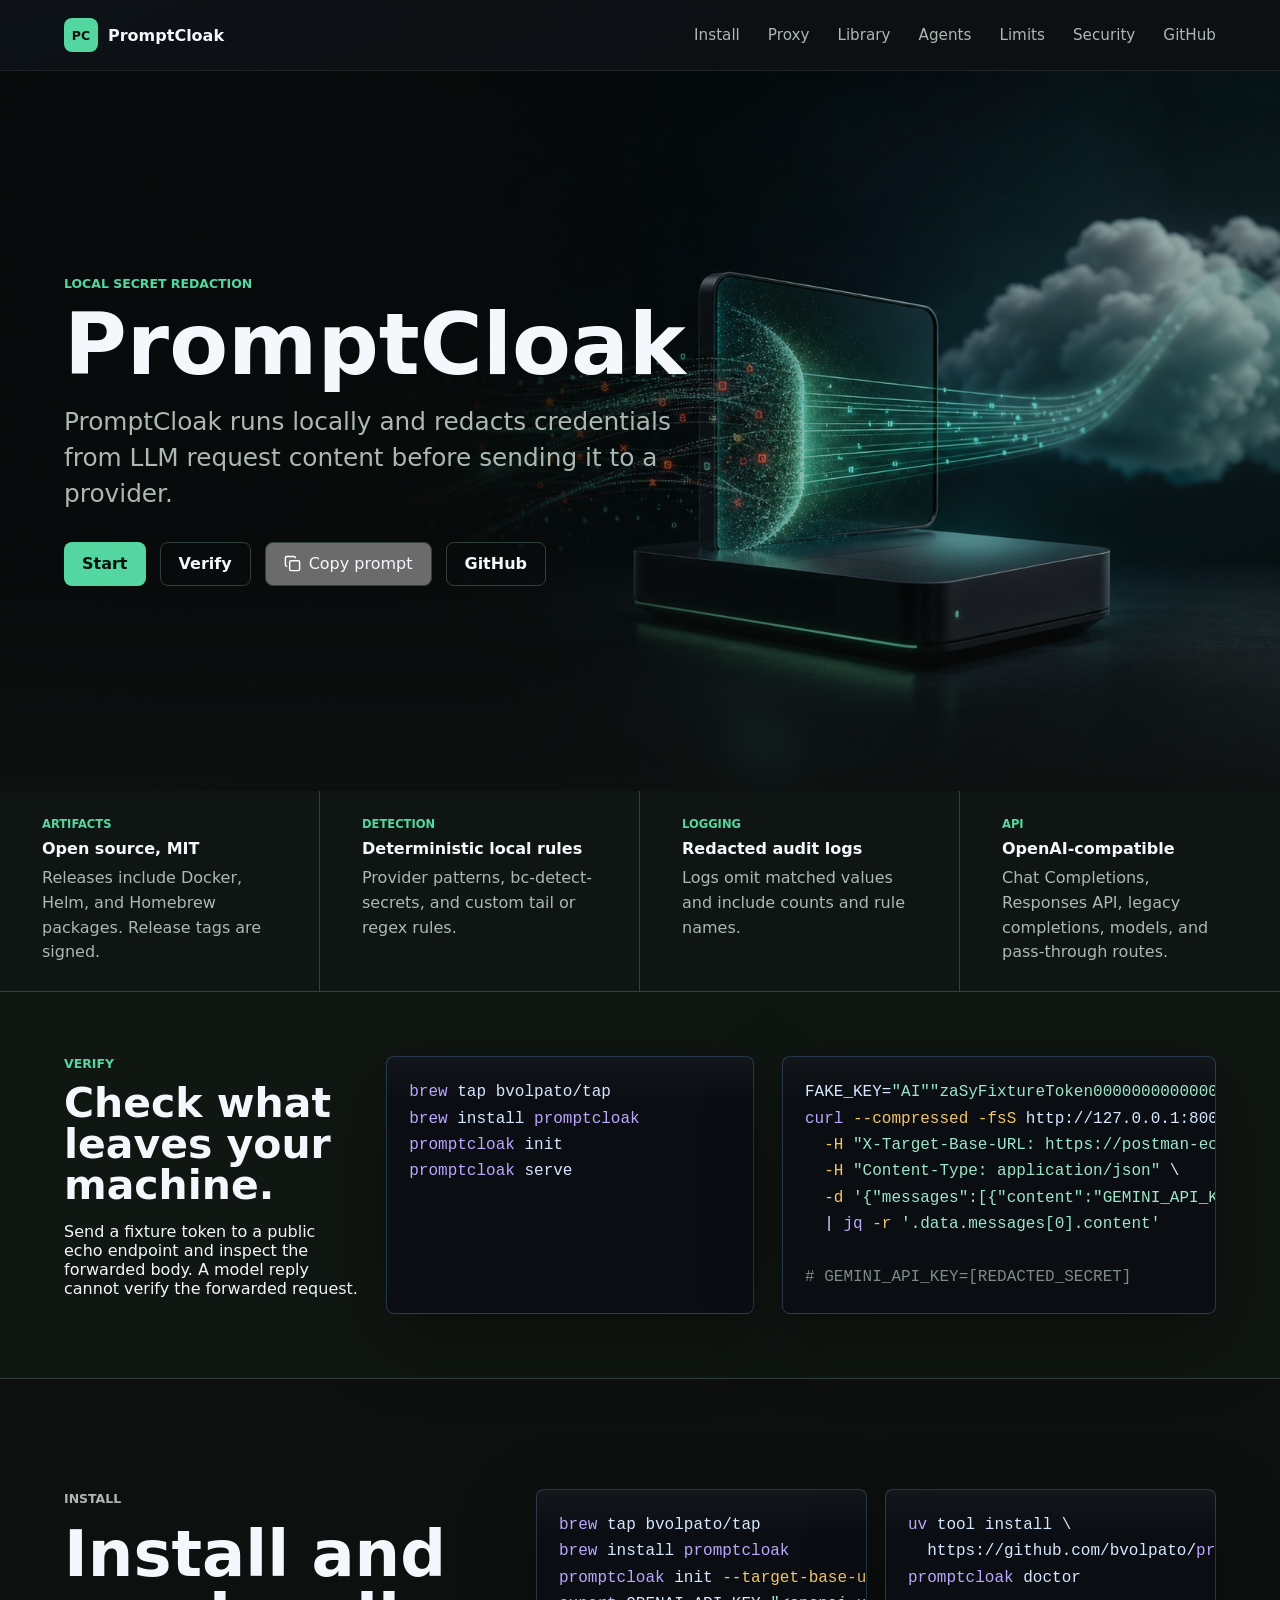
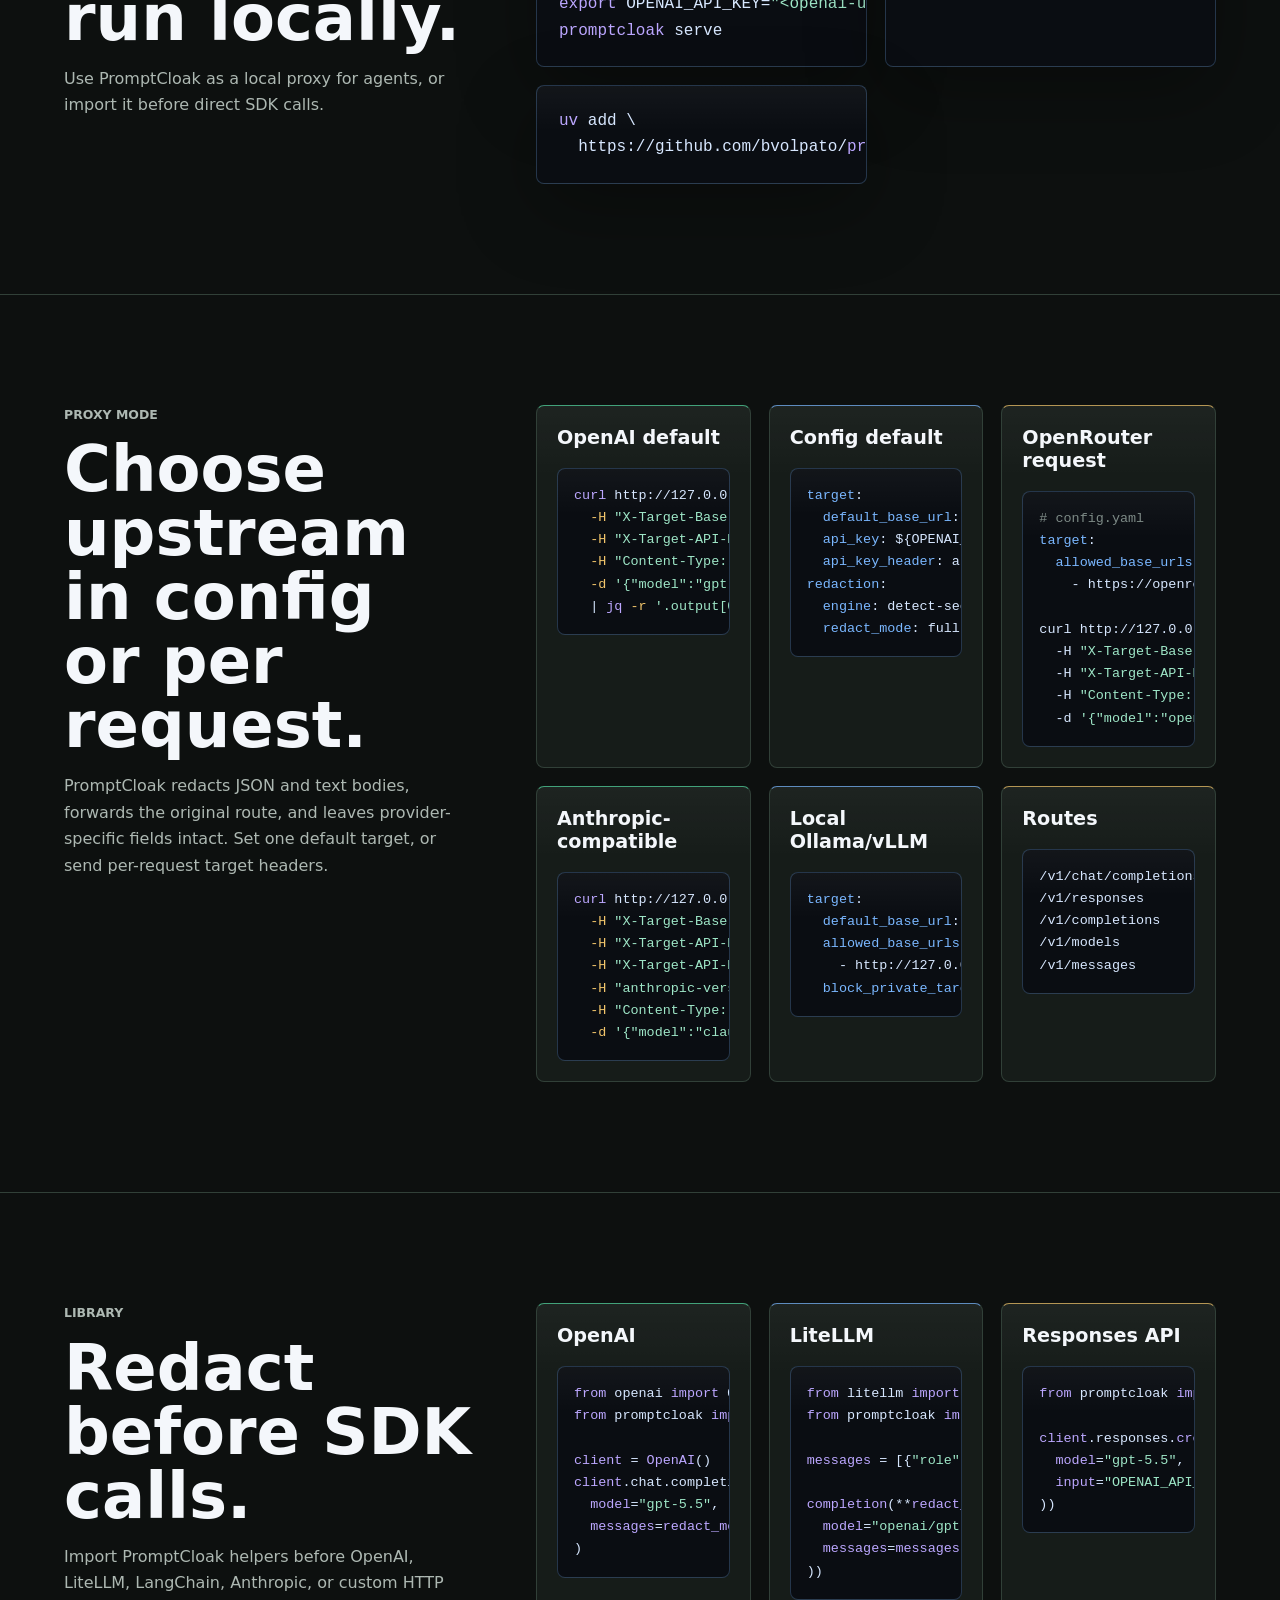
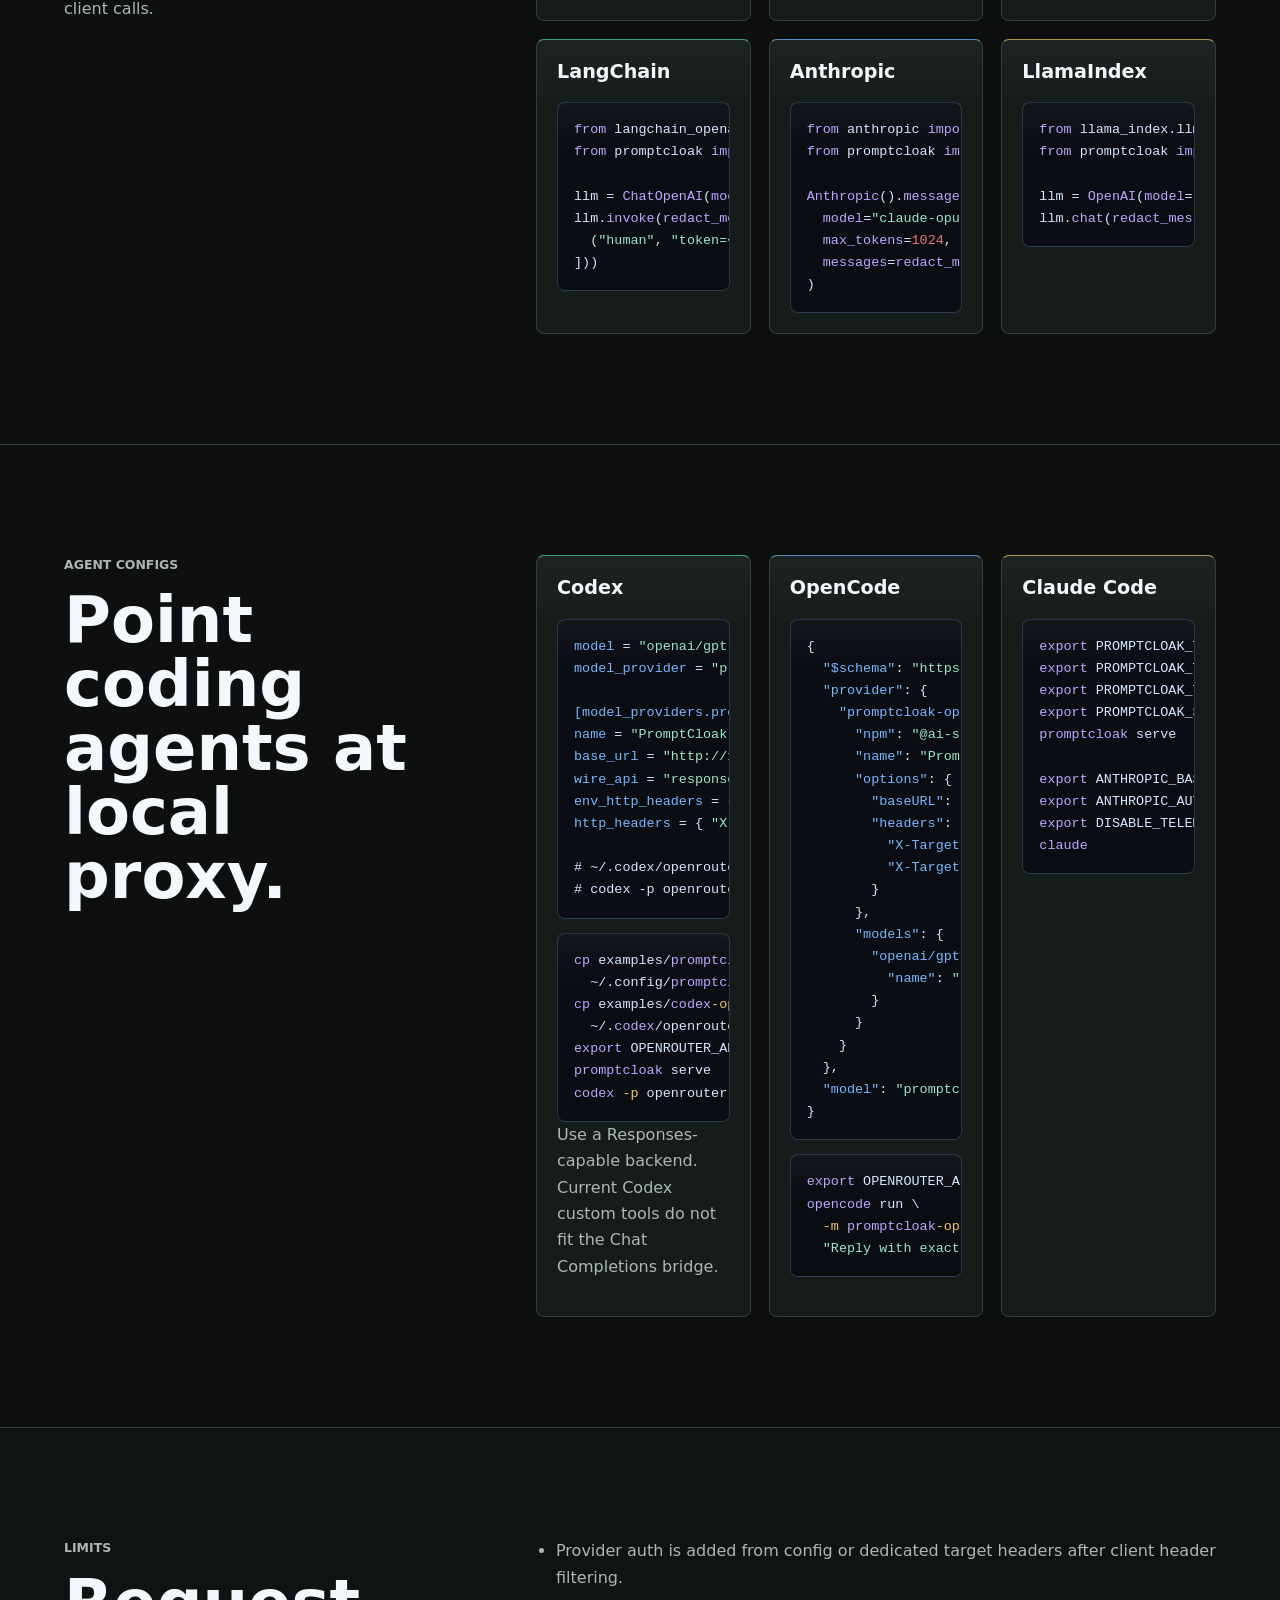
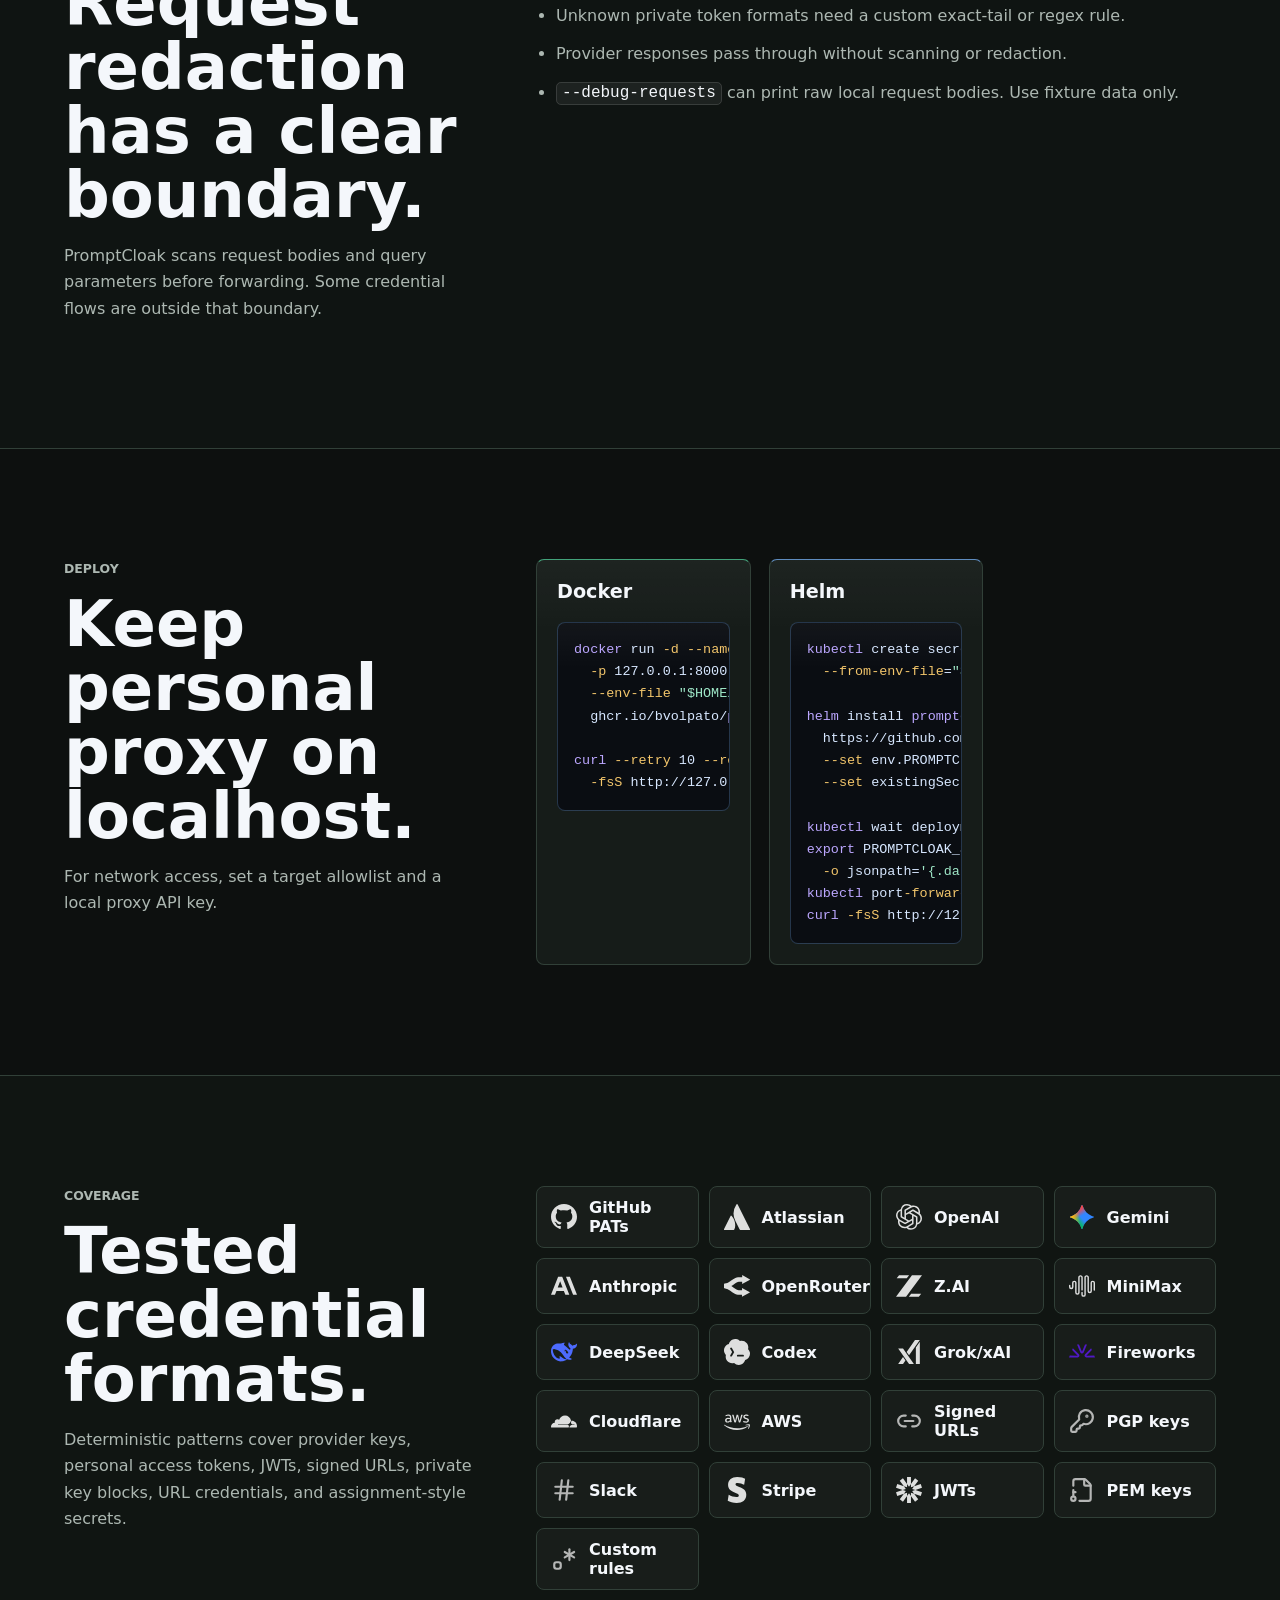
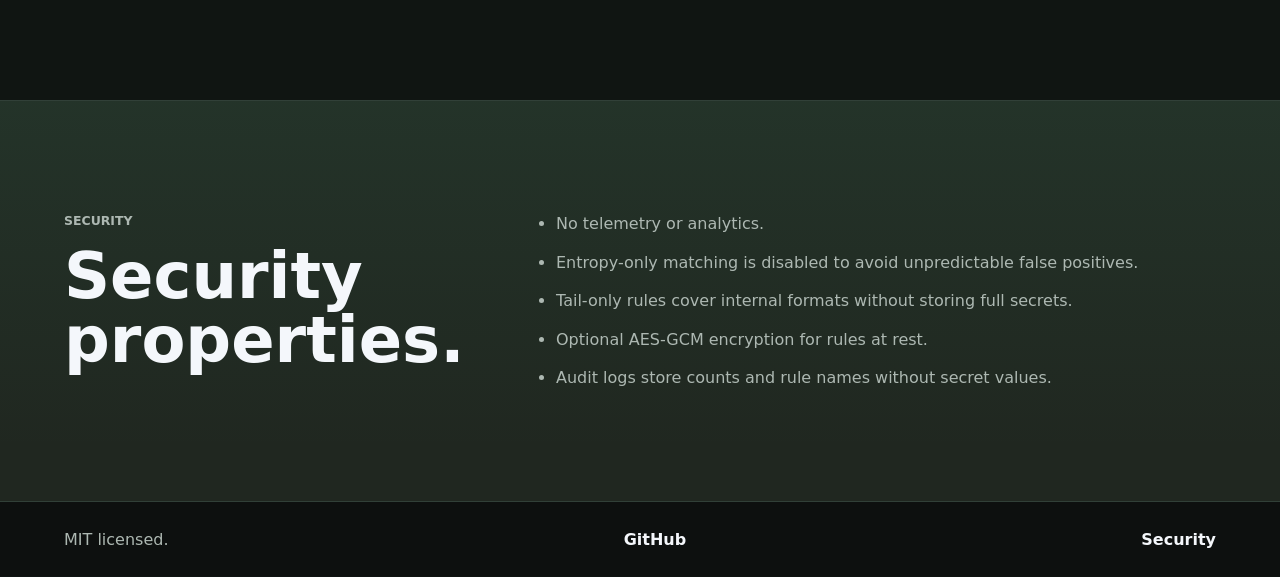
<file: index.html>
<!doctype html>
<html lang="en">
  <head>
    <meta charset="utf-8" />
    <meta name="viewport" content="width=device-width, initial-scale=1" />
    <title>PromptCloak</title>
    <meta
      name="description"
      content="Open-source local proxy and Python library for redacting secrets before LLM requests leave your machine."
    />
    <meta property="og:title" content="PromptCloak" />
    <meta
      property="og:description"
      content="Redact keys, tokens, private keys, signed URLs, and custom rules before requests reach LLM providers."
    />
    <meta property="og:image" content="https://bvolpato.github.io/promptcloak/hero.png" />
    <meta name="twitter:card" content="summary_large_image" />
    <meta name="twitter:image" content="https://bvolpato.github.io/promptcloak/hero.png" />
    <link rel="icon" href="./favicon.svg" type="image/svg+xml" />
    <link rel="stylesheet" href="./styles.css" />
    <script src="./highlight.js" defer></script>
    <script src="./prompt.js" defer></script>
  </head>
  <body>
    <header class="site-header">
      <a class="brand" href="#top" aria-label="PromptCloak home">
        <span class="brand-mark">PC</span>
        <span>PromptCloak</span>
      </a>
      <nav aria-label="Primary">
        <a href="#install">Install</a>
        <a href="#proxy">Proxy</a>
        <a href="#library">Library</a>
        <a href="#agents">Agents</a>
        <a href="#limits">Limits</a>
        <a href="#security">Security</a>
        <a href="https://github.com/bvolpato/promptcloak">GitHub</a>
      </nav>
    </header>

    <main id="top">
      <section class="hero">
        <div class="hero-copy">
          <p class="eyebrow">Local secret redaction</p>
          <h1>PromptCloak</h1>
          <p class="lede">
            PromptCloak runs locally and redacts credentials from LLM request content
            before sending it to a provider.
          </p>
          <div class="actions">
            <a class="button primary" href="#install">Start</a>
            <a class="button secondary" href="#verify">Verify</a>
            <button
              id="copy-prompt"
              class="button secondary copy-button"
              type="button"
              data-prompt-url="./PROMPT.md"
              aria-describedby="copy-prompt-status"
            >
              <img class="button-icon" src="./icons/copy.svg" alt="" />
              <span id="copy-prompt-label">Copy prompt</span>
            </button>
            <a class="button secondary" href="https://github.com/bvolpato/promptcloak">GitHub</a>
            <span id="copy-prompt-status" class="sr-only" aria-live="polite"></span>
          </div>
        </div>
      </section>

      <section class="proof" aria-label="Open source project facts">
        <div>
          <span>Artifacts</span>
          <strong>Open source, MIT</strong>
          <p>Releases include Docker, Helm, and Homebrew packages. Release tags are signed.</p>
        </div>
        <div>
          <span>Detection</span>
          <strong>Deterministic local rules</strong>
          <p>Provider patterns, bc-detect-secrets, and custom tail or regex rules.</p>
        </div>
        <div>
          <span>Logging</span>
          <strong>Redacted audit logs</strong>
          <p>Logs omit matched values and include counts and rule names.</p>
        </div>
        <div>
          <span>API</span>
          <strong>OpenAI-compatible</strong>
          <p>Chat Completions, Responses API, legacy completions, models, and pass-through routes.</p>
        </div>
      </section>

      <section id="verify" class="quickstart" aria-label="Redaction verification">
        <div>
          <p class="eyebrow">Verify</p>
          <h2>Check what leaves your machine.</h2>
          <p>
            Send a fixture token to a public echo endpoint and inspect the forwarded
            body. A model reply cannot verify the forwarded request.
          </p>
        </div>
        <pre><code>brew tap bvolpato/tap
brew install promptcloak
promptcloak init
promptcloak serve</code></pre>
        <pre><code>FAKE_KEY="AI""zaSyFixtureToken000000000000000000000"
curl --compressed -fsS http://127.0.0.1:8000/post \
  -H "X-Target-Base-URL: https://postman-echo.com" \
  -H "Content-Type: application/json" \
  -d '{"messages":[{"content":"GEMINI_API_KEY='"$FAKE_KEY"'"}]}' \
  | jq -r '.data.messages[0].content'

# GEMINI_API_KEY=[REDACTED_SECRET]</code></pre>
      </section>

      <section id="install" class="section">
        <div class="section-copy">
          <p class="eyebrow">Install</p>
          <h2>Install and run locally.</h2>
          <p>
            Use PromptCloak as a local proxy for agents, or import it before direct SDK
            calls.
          </p>
        </div>
        <div class="code-grid">
          <pre><code>brew tap bvolpato/tap
brew install promptcloak
promptcloak init --target-base-url https://api.openai.com/v1
export OPENAI_API_KEY="&lt;openai-upstream-key&gt;"
promptcloak serve</code></pre>
          <pre><code>uv tool install \
  https://github.com/bvolpato/promptcloak/releases/download/v0.1.10/promptcloak-0.1.10-py3-none-any.whl
promptcloak doctor</code></pre>
          <pre><code>uv add \
  https://github.com/bvolpato/promptcloak/releases/download/v0.1.10/promptcloak-0.1.10-py3-none-any.whl</code></pre>
        </div>
      </section>

      <section id="proxy" class="section">
        <div class="section-copy">
          <p class="eyebrow">Proxy mode</p>
          <h2>Choose upstream in config or per request.</h2>
          <p>
            PromptCloak redacts JSON and text bodies, forwards the original route, and
            leaves provider-specific fields intact. Set one default target, or send
            per-request target headers.
          </p>
        </div>
        <div class="agent-grid">
          <article>
            <h3>OpenAI default</h3>
            <pre><code>curl http://127.0.0.1:8000/v1/responses \
  -H "X-Target-Base-URL: https://api.openai.com/v1" \
  -H "X-Target-API-Key: $OPENAI_API_KEY" \
  -H "Content-Type: application/json" \
  -d '{"model":"gpt-5.5","input":"Reply exactly: ok"}' \
  | jq -r '.output[0].content[0].text'</code></pre>
          </article>
          <article>
            <h3>Config default</h3>
            <pre><code>target:
  default_base_url: https://api.openai.com/v1
  api_key: ${OPENAI_API_KEY}
  api_key_header: authorization
redaction:
  engine: detect-secrets
  redact_mode: full</code></pre>
          </article>
          <article>
            <h3>OpenRouter request</h3>
            <pre><code># config.yaml
target:
  allowed_base_urls:
    - https://openrouter.ai/api/v1

curl http://127.0.0.1:8000/v1/responses \
  -H "X-Target-Base-URL: https://openrouter.ai/api/v1" \
  -H "X-Target-API-Key: $OPENROUTER_API_KEY" \
  -H "Content-Type: application/json" \
  -d '{"model":"openai/gpt-oss-120b","input":"Reply exactly: ok"}'</code></pre>
          </article>
          <article>
            <h3>Anthropic-compatible</h3>
            <pre><code>curl http://127.0.0.1:8000/v1/messages \
  -H "X-Target-Base-URL: https://api.anthropic.com" \
  -H "X-Target-API-Key: $ANTHROPIC_API_KEY" \
  -H "X-Target-API-Key-Header: x-api-key" \
  -H "anthropic-version: 2023-06-01" \
  -H "Content-Type: application/json" \
  -d '{"model":"claude-opus-4-8","max_tokens":64,"messages":[{"role":"user","content":"Reply exactly: ok"}]}'</code></pre>
          </article>
          <article>
            <h3>Local Ollama/vLLM</h3>
            <pre><code>target:
  default_base_url: http://127.0.0.1:11434/v1
  allowed_base_urls:
    - http://127.0.0.1:11434/v1
  block_private_targets: false</code></pre>
          </article>
          <article>
            <h3>Routes</h3>
            <pre><code>/v1/chat/completions
/v1/responses
/v1/completions
/v1/models
/v1/messages</code></pre>
          </article>
        </div>
      </section>

      <section id="library" class="section">
        <div class="section-copy">
          <p class="eyebrow">Library</p>
          <h2>Redact before SDK calls.</h2>
          <p>
            Import PromptCloak helpers before OpenAI, LiteLLM, LangChain, Anthropic, or
            custom HTTP client calls.
          </p>
        </div>
        <div class="agent-grid">
          <article>
            <h3>OpenAI</h3>
            <pre><code>from openai import OpenAI
from promptcloak import redact_messages

client = OpenAI()
client.chat.completions.create(
  model="gpt-5.5",
  messages=redact_messages(messages),
)</code></pre>
          </article>
          <article>
            <h3>LiteLLM</h3>
            <pre><code>from litellm import completion
from promptcloak import redact_params

messages = [{"role": "user", "content": "API_KEY=&lt;secret&gt;"}]

completion(**redact_params(
  model="openai/gpt-5.5",
  messages=messages,
))</code></pre>
          </article>
          <article>
            <h3>Responses API</h3>
            <pre><code>from promptcloak import redact_params

client.responses.create(**redact_params(
  model="gpt-5.5",
  input="OPENAI_API_KEY=&lt;secret&gt;",
))</code></pre>
          </article>
          <article>
            <h3>LangChain</h3>
            <pre><code>from langchain_openai import ChatOpenAI
from promptcloak import redact_messages

llm = ChatOpenAI(model="gpt-5.5")
llm.invoke(redact_messages([
  ("human", "token=&lt;secret&gt;"),
]))</code></pre>
          </article>
          <article>
            <h3>Anthropic</h3>
            <pre><code>from anthropic import Anthropic
from promptcloak import redact_messages

Anthropic().messages.create(
  model="claude-opus-4-8",
  max_tokens=1024,
  messages=redact_messages(messages),
)</code></pre>
          </article>
          <article>
            <h3>LlamaIndex</h3>
            <pre><code>from llama_index.llms.openai import OpenAI
from promptcloak import redact_messages

llm = OpenAI(model="gpt-5.5")
llm.chat(redact_messages(messages))</code></pre>
          </article>
        </div>
      </section>

      <section id="agents" class="section">
        <div class="section-copy">
          <p class="eyebrow">Agent configs</p>
          <h2>Point coding agents at local proxy.</h2>
        </div>
        <div class="agent-grid">
          <article>
            <h3>Codex</h3>
            <pre><code>model = "openai/gpt-oss-120b"
model_provider = "promptcloak-openrouter"

[model_providers.promptcloak-openrouter]
name = "PromptCloak OpenRouter"
base_url = "http://127.0.0.1:8000/v1"
wire_api = "responses"
env_http_headers = { "X-Target-API-Key" = "OPENROUTER_API_KEY" }
http_headers = { "X-Target-Base-URL" = "https://openrouter.ai/api/v1" }

# ~/.codex/openrouter-promptcloak.config.toml
# codex -p openrouter-promptcloak</code></pre>
            <pre><code>cp examples/promptcloak-openrouter.config.yaml \
  ~/.config/promptcloak/config.yaml
cp examples/codex-openrouter-promptcloak.config.toml \
  ~/.codex/openrouter-promptcloak.config.toml
export OPENROUTER_API_KEY="&lt;openrouter-upstream-key&gt;"
promptcloak serve
codex -p openrouter-promptcloak</code></pre>
            <p>Use a Responses-capable backend. Current Codex custom tools do not fit the Chat Completions bridge.</p>
          </article>
          <article>
            <h3>OpenCode</h3>
            <pre><code>{
  "$schema": "https://opencode.ai/config.json",
  "provider": {
    "promptcloak-openrouter": {
      "npm": "@ai-sdk/openai-compatible",
      "name": "PromptCloak OpenRouter",
      "options": {
        "baseURL": "http://127.0.0.1:8000/v1",
        "headers": {
          "X-Target-Base-URL": "https://openrouter.ai/api/v1",
          "X-Target-API-Key": "{env:OPENROUTER_API_KEY}"
        }
      },
      "models": {
        "openai/gpt-oss-120b": {
          "name": "gpt-oss via PromptCloak"
        }
      }
    }
  },
  "model": "promptcloak-openrouter/openai/gpt-oss-120b"
}</code></pre>
            <pre><code>export OPENROUTER_API_KEY="&lt;openrouter-upstream-key&gt;"
opencode run \
  -m promptcloak-openrouter/openai/gpt-oss-120b \
  "Reply with exactly: promptcloak-opencode-ok"</code></pre>
          </article>
          <article>
            <h3>Claude Code</h3>
            <pre><code>export PROMPTCLOAK_TARGET_BASE_URL="https://api.anthropic.com"
export PROMPTCLOAK_TARGET_API_KEY="$ANTHROPIC_UPSTREAM_API_KEY"
export PROMPTCLOAK_TARGET_API_KEY_HEADER="x-api-key"
export PROMPTCLOAK_SERVER_API_KEY="&lt;local-proxy-key&gt;"
promptcloak serve

export ANTHROPIC_BASE_URL="http://127.0.0.1:8000"
export ANTHROPIC_AUTH_TOKEN="$PROMPTCLOAK_SERVER_API_KEY"
export DISABLE_TELEMETRY=1
claude</code></pre>
          </article>
        </div>
      </section>

      <section id="limits" class="section limits">
        <div class="section-copy">
          <p class="eyebrow">Limits</p>
          <h2>Request redaction has a clear boundary.</h2>
          <p>
            PromptCloak scans request bodies and query parameters before forwarding.
            Some credential flows are outside that boundary.
          </p>
        </div>
        <ul>
          <li>Provider auth is added from config or dedicated target headers after client header filtering.</li>
          <li>Unknown private token formats need a custom exact-tail or regex rule.</li>
          <li>Provider responses pass through without scanning or redaction.</li>
          <li><code>--debug-requests</code> can print raw local request bodies. Use fixture data only.</li>
        </ul>
      </section>

      <section id="deploy" class="section">
        <div class="section-copy">
          <p class="eyebrow">Deploy</p>
          <h2>Keep personal proxy on localhost.</h2>
          <p>
            For network access, set a target allowlist and a local proxy API key.
          </p>
        </div>
        <div class="agent-grid">
          <article>
            <h3>Docker</h3>
            <pre><code>docker run -d --name promptcloak --rm \
  -p 127.0.0.1:8000:8000 \
  --env-file "$HOME/.config/promptcloak/provider.env" \
  ghcr.io/bvolpato/promptcloak:0.1.10

curl --retry 10 --retry-connrefused --retry-delay 1 \
  -fsS http://127.0.0.1:8000/healthz</code></pre>
          </article>
          <article>
            <h3>Helm</h3>
            <pre><code>kubectl create secret generic promptcloak-env \
  --from-env-file="$HOME/.config/promptcloak/kubernetes.env"

helm install promptcloak \
  https://github.com/bvolpato/promptcloak/releases/download/v0.1.10/promptcloak-0.1.10.tgz \
  --set env.PROMPTCLOAK_TARGET_DEFAULT_BASE_URL=https://api.openai.com/v1 \
  --set existingSecret=promptcloak-env

kubectl wait deployment/promptcloak --for=condition=Available --timeout=90s
export PROMPTCLOAK_SERVER_API_KEY="$(kubectl get secret promptcloak-env \
  -o jsonpath='{.data.PROMPTCLOAK_SERVER_API_KEY}' | base64 --decode)"
kubectl port-forward svc/promptcloak 8000:8000
curl -fsS http://127.0.0.1:8000/healthz</code></pre>
          </article>
        </div>
      </section>

      <section class="coverage section">
        <div>
          <p class="eyebrow">Coverage</p>
          <h2>Tested credential formats.</h2>
          <p>
            Deterministic patterns cover provider keys, personal access tokens, JWTs,
            signed URLs, private key blocks, URL credentials, and assignment-style secrets.
          </p>
        </div>
        <div class="token-grid" aria-label="Covered secret families">
          <span><img class="coverage-icon mono" src="./icons/github.svg" alt="" loading="lazy" />GitHub PATs</span>
          <span><img class="coverage-icon mono" src="./icons/atlassian.svg" alt="" loading="lazy" />Atlassian</span>
          <span><img class="coverage-icon mono" src="./icons/openai.svg" alt="" loading="lazy" />OpenAI</span>
          <span><img class="coverage-icon" src="./icons/gemini.svg" alt="" loading="lazy" />Gemini</span>
          <span><img class="coverage-icon mono" src="./icons/anthropic.svg" alt="" loading="lazy" />Anthropic</span>
          <span><img class="coverage-icon mono" src="./icons/openrouter.svg" alt="" loading="lazy" />OpenRouter</span>
          <span><img class="coverage-icon mono" src="./icons/zai.svg" alt="" loading="lazy" />Z.AI</span>
          <span><img class="coverage-icon mono" src="./icons/minimax.svg" alt="" loading="lazy" />MiniMax</span>
          <span><img class="coverage-icon" src="./icons/deepseek.svg" alt="" loading="lazy" />DeepSeek</span>
          <span><img class="coverage-icon mono" src="./icons/codex.svg" alt="" loading="lazy" />Codex</span>
          <span><img class="coverage-icon mono" src="./icons/xai.svg" alt="" loading="lazy" />Grok/xAI</span>
          <span><img class="coverage-icon" src="./icons/fireworks.svg" alt="" loading="lazy" />Fireworks</span>
          <span><img class="coverage-icon mono" src="./icons/cloudflare.svg" alt="" loading="lazy" />Cloudflare</span>
          <span><img class="coverage-icon mono" src="./icons/aws.svg" alt="" loading="lazy" />AWS</span>
          <span><img class="coverage-icon mono generic" src="./icons/link-2.svg" alt="" loading="lazy" />Signed URLs</span>
          <span><img class="coverage-icon mono generic" src="./icons/key-round.svg" alt="" loading="lazy" />PGP keys</span>
          <span><img class="coverage-icon mono generic" src="./icons/hash.svg" alt="" loading="lazy" />Slack</span>
          <span><img class="coverage-icon mono" src="./icons/stripe.svg" alt="" loading="lazy" />Stripe</span>
          <span><img class="coverage-icon mono" src="./icons/jwt.svg" alt="" loading="lazy" />JWTs</span>
          <span><img class="coverage-icon mono generic" src="./icons/file-key-2.svg" alt="" loading="lazy" />PEM keys</span>
          <span><img class="coverage-icon mono generic" src="./icons/regex.svg" alt="" loading="lazy" />Custom rules</span>
        </div>
      </section>

      <section id="security" class="section security">
        <div>
          <p class="eyebrow">Security</p>
          <h2>Security properties.</h2>
        </div>
        <ul>
          <li>No telemetry or analytics.</li>
          <li>Entropy-only matching is disabled to avoid unpredictable false positives.</li>
          <li>Tail-only rules cover internal formats without storing full secrets.</li>
          <li>Optional AES-GCM encryption for rules at rest.</li>
          <li>Audit logs store counts and rule names without secret values.</li>
        </ul>
      </section>
    </main>

    <footer>
      <span>MIT licensed.</span>
      <a href="https://github.com/bvolpato/promptcloak">GitHub</a>
      <a href="https://github.com/bvolpato/promptcloak/blob/main/SECURITY.md">Security</a>
    </footer>
  </body>
</html>
</file>
<file: styles.css>
:root {
  color-scheme: dark;
  --bg: #0d100f;
  --panel: #161c19;
  --panel-2: #202720;
  --text: #f4f7fb;
  --muted: #adb8b2;
  --line: #314038;
  --green: #54d6a0;
  --blue: #7ab7ff;
  --gold: #f2c56b;
  --red: #f17878;
  --violet: #bca7ff;
  font-family:
    Inter, ui-sans-serif, system-ui, -apple-system, BlinkMacSystemFont, "Segoe UI", sans-serif;
}

* {
  box-sizing: border-box;
}

html {
  background: var(--bg);
  color: var(--text);
  scroll-behavior: smooth;
}

body {
  margin: 0;
  min-width: 320px;
  background:
    linear-gradient(180deg, rgba(84, 214, 160, 0.06), transparent 24rem),
    linear-gradient(135deg, rgba(122, 183, 255, 0.08), transparent 36rem),
    var(--bg);
}

a {
  color: inherit;
  text-decoration: none;
}

code,
pre {
  font-family: "SFMono-Regular", Consolas, "Liberation Mono", monospace;
}

code:not(pre code) {
  border: 1px solid rgba(255, 255, 255, 0.12);
  border-radius: 5px;
  padding: 0.08rem 0.32rem;
  background: rgba(255, 255, 255, 0.06);
  color: var(--text);
}

a:focus-visible,
button:focus-visible {
  outline: 2px solid var(--blue);
  outline-offset: 4px;
}

.sr-only {
  position: absolute;
  width: 1px;
  height: 1px;
  overflow: hidden;
  clip: rect(0, 0, 0, 0);
  white-space: nowrap;
  clip-path: inset(50%);
}

.site-header {
  position: sticky;
  top: 0;
  z-index: 10;
  display: flex;
  align-items: center;
  justify-content: space-between;
  gap: 24px;
  padding: 18px clamp(20px, 5vw, 72px);
  border-bottom: 1px solid rgba(255, 255, 255, 0.08);
  background: rgba(12, 15, 20, 0.84);
  backdrop-filter: blur(18px);
}

.brand {
  display: inline-flex;
  align-items: center;
  gap: 10px;
  font-weight: 800;
}

.brand-mark {
  display: grid;
  place-items: center;
  width: 34px;
  height: 34px;
  border-radius: 8px;
  background: var(--green);
  color: #07110d;
  font-size: 0.78rem;
}

nav {
  display: flex;
  flex-wrap: wrap;
  gap: clamp(12px, 3vw, 28px);
  color: var(--muted);
  font-size: 0.95rem;
}

nav a:hover {
  color: var(--text);
}

nav a,
.button,
article {
  transition:
    border-color 160ms ease,
    color 160ms ease,
    transform 160ms ease,
    background 160ms ease;
}

.hero {
  position: relative;
  isolation: isolate;
  overflow: hidden;
  min-height: clamp(620px, calc(88vh - 72px), 780px);
  display: flex;
  align-items: center;
  padding: clamp(36px, 7vw, 84px) clamp(20px, 5vw, 72px);
  background:
    linear-gradient(90deg, rgba(8, 11, 10, 0.96) 0%, rgba(8, 11, 10, 0.86) 36%, rgba(8, 11, 10, 0.18) 66%, rgba(8, 11, 10, 0.38) 100%),
    url("./hero.png") center right / cover no-repeat,
    var(--bg);
}

.hero::after {
  position: absolute;
  inset: auto 0 0;
  z-index: -1;
  height: 34%;
  content: "";
  background: linear-gradient(180deg, transparent, rgba(13, 16, 15, 0.94));
}

.hero-copy {
  position: relative;
  z-index: 1;
  max-width: 720px;
  min-width: 0;
}

.eyebrow {
  margin: 0 0 12px;
  color: var(--green);
  font-size: 0.78rem;
  font-weight: 800;
  letter-spacing: 0;
  text-transform: uppercase;
}

h1,
h2,
h3,
p {
  margin-top: 0;
}

h1 {
  margin-bottom: 18px;
  font-size: clamp(3.4rem, 6.7vw, 5.6rem);
  line-height: 0.96;
  letter-spacing: 0;
}

h2 {
  margin-bottom: 16px;
  font-size: clamp(2rem, 5vw, 4.4rem);
  line-height: 1;
  letter-spacing: 0;
}

h3 {
  font-size: 1.2rem;
}

.lede {
  max-width: 620px;
  color: var(--muted);
  font-size: clamp(1.15rem, 2.3vw, 1.55rem);
  line-height: 1.45;
}

.actions {
  display: flex;
  flex-wrap: wrap;
  gap: 14px;
  margin-top: 30px;
}

.button {
  display: inline-flex;
  align-items: center;
  justify-content: center;
  min-height: 44px;
  padding: 0 18px;
  border-radius: 8px;
  font-weight: 800;
}

button.button {
  font: inherit;
  cursor: pointer;
}

.button-icon {
  width: 17px;
  height: 17px;
  margin-right: 8px;
  filter: brightness(0) invert(1);
}

.copy-button {
  min-width: 148px;
}

.copy-button:disabled {
  cursor: wait;
  opacity: 0.72;
}

.primary {
  background: var(--green);
  color: #06120d;
}

.secondary {
  border: 1px solid var(--line);
  color: var(--text);
}

.button:hover {
  transform: translateY(-1px);
}

.secondary:hover {
  border-color: rgba(122, 183, 255, 0.66);
  background: rgba(122, 183, 255, 0.08);
}

pre {
  min-width: 0;
  overflow: hidden;
  border: 1px solid rgba(122, 183, 255, 0.24);
  border-radius: 8px;
  background:
    linear-gradient(180deg, rgba(255, 255, 255, 0.035), transparent 46px),
    #0a0d12;
  box-shadow: 0 24px 80px rgba(0, 0, 0, 0.32);
}

pre {
  margin: 0;
  padding: 22px;
  overflow-x: auto;
  color: #d7e7ff;
  line-height: 1.65;
  white-space: pre;
}

pre code {
  display: block;
  min-width: max-content;
}

.tok-comment {
  color: #7d8a86;
}

.tok-string {
  color: #9ee6c7;
}

.tok-key,
.tok-section {
  color: #7ab7ff;
}

.tok-keyword,
.tok-call {
  color: #bca7ff;
}

.tok-variable,
.tok-flag {
  color: #f2c56b;
}

.tok-number,
.tok-literal {
  color: #f17878;
}

.section p,
li {
  color: var(--muted);
  line-height: 1.65;
}

.proof {
  display: grid;
  grid-template-columns: repeat(4, 1fr);
  border-bottom: 1px solid var(--line);
  background: #0f1512;
}

.proof div {
  min-width: 0;
  padding: 26px clamp(20px, 4vw, 42px);
  border-right: 1px solid var(--line);
}

.proof div:last-child {
  border-right: 0;
}

.proof span,
.proof strong {
  display: block;
}

.proof span {
  margin-bottom: 8px;
  color: var(--green);
  font-size: 0.72rem;
  font-weight: 800;
  letter-spacing: 0;
  text-transform: uppercase;
}

.proof strong {
  margin-bottom: 8px;
  color: var(--text);
}

.proof p {
  margin-bottom: 0;
  color: var(--muted);
  line-height: 1.55;
}

.section {
  display: grid;
  grid-template-columns: minmax(260px, 0.75fr) minmax(0, 1.25fr);
  gap: clamp(24px, 5vw, 64px);
  padding: clamp(56px, 9vw, 110px) clamp(20px, 5vw, 72px);
  border-bottom: 1px solid var(--line);
}

.quickstart {
  display: grid;
  grid-template-columns: minmax(260px, 0.8fr) minmax(0, 1fr) minmax(0, 1.18fr);
  gap: clamp(18px, 3vw, 28px);
  align-items: stretch;
  padding: clamp(34px, 6vw, 64px) clamp(20px, 5vw, 72px);
  border-bottom: 1px solid var(--line);
  background: #101612;
}

.quickstart h2 {
  font-size: clamp(1.8rem, 3.2vw, 2.8rem);
}

.quickstart pre {
  align-self: stretch;
}

.section-copy {
  max-width: 560px;
}

.code-grid,
.agent-grid {
  display: grid;
  gap: 18px;
}

.code-grid {
  grid-template-columns: repeat(auto-fit, minmax(min(100%, 320px), 1fr));
}

.agent-grid {
  grid-template-columns: repeat(3, minmax(0, 1fr));
}

article {
  min-width: 0;
  padding: 20px;
  border: 1px solid var(--line);
  border-radius: 8px;
  background:
    linear-gradient(180deg, rgba(255, 255, 255, 0.035), transparent 70px),
    var(--panel);
}

article:hover {
  border-color: rgba(122, 183, 255, 0.44);
  transform: translateY(-1px);
}

article:nth-child(3n + 1) {
  border-top-color: rgba(84, 214, 160, 0.72);
}

article:nth-child(3n + 2) {
  border-top-color: rgba(122, 183, 255, 0.72);
}

article:nth-child(3n) {
  border-top-color: rgba(242, 197, 107, 0.72);
}

article pre {
  margin-top: 14px;
  padding: 16px;
  font-size: 0.84rem;
  box-shadow: none;
}

.security {
  align-items: start;
  background:
    linear-gradient(180deg, rgba(84, 214, 160, 0.07), transparent 22rem),
    var(--panel-2);
}

.limits {
  background: #0f1412;
}

.coverage {
  background: #101512;
}

.token-grid {
  display: grid;
  grid-template-columns: repeat(auto-fit, minmax(150px, 1fr));
  gap: 10px;
  align-self: start;
}

.token-grid span {
  display: flex;
  align-items: center;
  gap: 12px;
  min-width: 0;
  min-height: 56px;
  border: 1px solid var(--line);
  border-radius: 8px;
  padding: 11px 14px;
  background: rgba(255, 255, 255, 0.035);
  color: var(--text);
  font-weight: 700;
}

.coverage-icon {
  flex: 0 0 26px;
  width: 26px;
  height: 26px;
  object-fit: contain;
}

.coverage-icon.mono {
  filter: brightness(0) invert(1);
  opacity: 0.86;
}

.coverage-icon.generic {
  opacity: 0.68;
}

ul {
  margin: 0;
  padding-left: 20px;
}

li + li {
  margin-top: 12px;
}

footer {
  display: flex;
  justify-content: space-between;
  gap: 18px;
  padding: 28px clamp(20px, 5vw, 72px);
  color: var(--muted);
}

footer a {
  color: var(--text);
  font-weight: 700;
}

@media (max-width: 920px) {
  .site-header,
  footer {
    align-items: flex-start;
    flex-direction: column;
  }

  .hero,
  .section,
  .proof,
  .quickstart,
  .agent-grid {
    grid-template-columns: 1fr;
  }

  .hero {
    min-height: 76vh;
    background-position: 58% center;
  }

  .quickstart pre {
    align-self: auto;
  }

  .proof div {
    border-right: 0;
    border-bottom: 1px solid var(--line);
  }

  .proof div:last-child {
    border-bottom: 0;
  }
}

@media (max-width: 560px) {
  nav {
    width: 100%;
    justify-content: flex-start;
  }

  h1 {
    font-size: clamp(2.8rem, 12vw, 3rem);
  }

  pre {
    padding: 16px;
    font-size: 0.82rem;
  }

  .hero {
    min-height: 68vh;
    padding-top: 72px;
    background:
      linear-gradient(90deg, rgba(8, 11, 10, 0.96), rgba(8, 11, 10, 0.78)),
      url("./hero.png") 62% center / cover no-repeat,
      var(--bg);
  }

}
</file>
